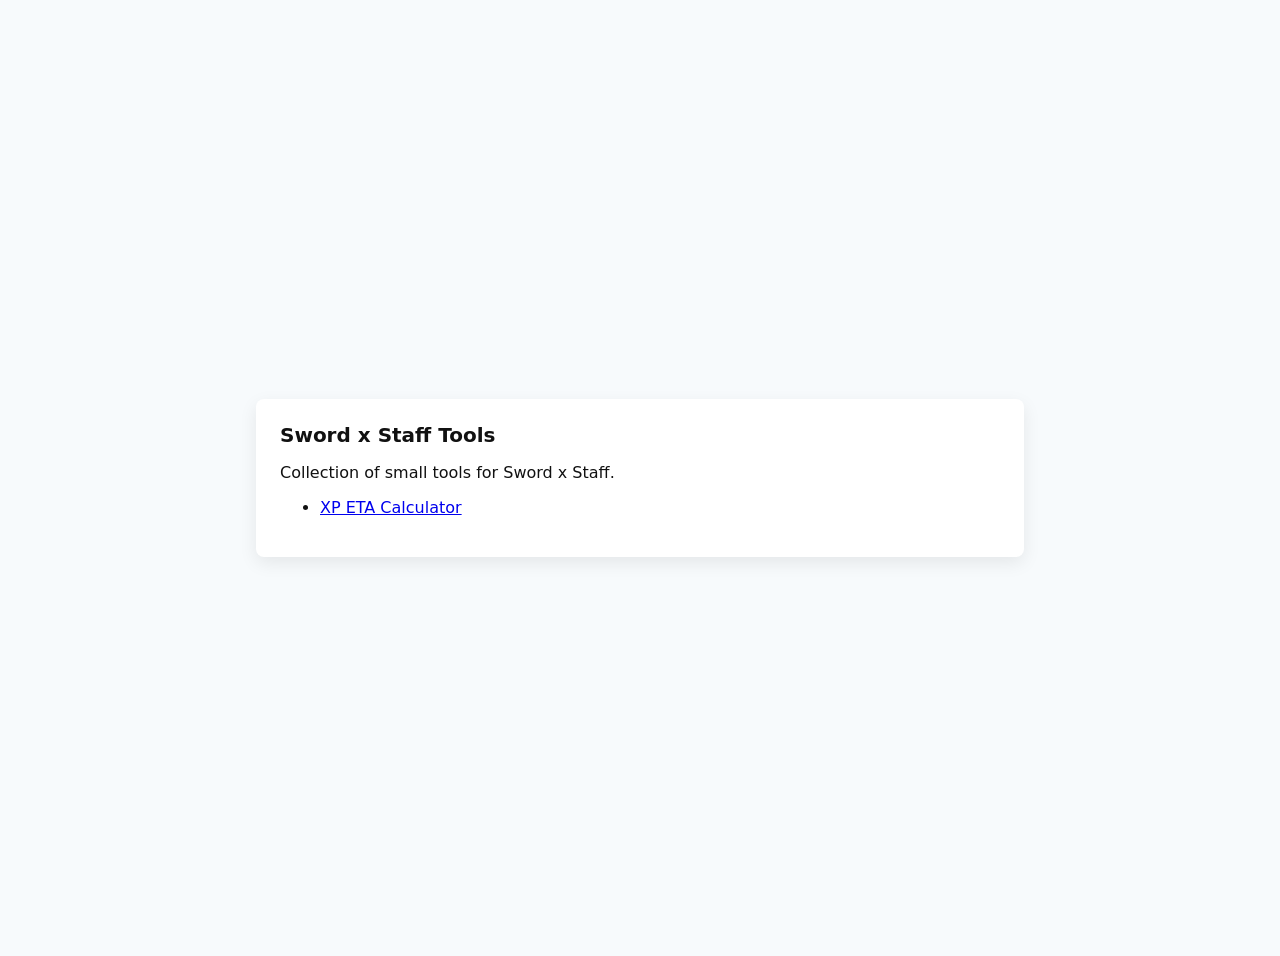
<file: index.html>
<!doctype html>
<html lang="en">
<head>
  <meta charset="utf-8" />
  <meta name="viewport" content="width=device-width,initial-scale=1" />
  <title>Sword x Staff Tool</title>
  <link rel="stylesheet" href="style.css">
</head>
<body>
  <main>
    <h1>Sword x Staff Tools</h1>
    <p>Collection of small tools for Sword x Staff.</p>
    <ul>
      <li><a href="calculator.html">XP ETA Calculator</a></li>
    </ul>
  </main>
</body>
</html>
</file>
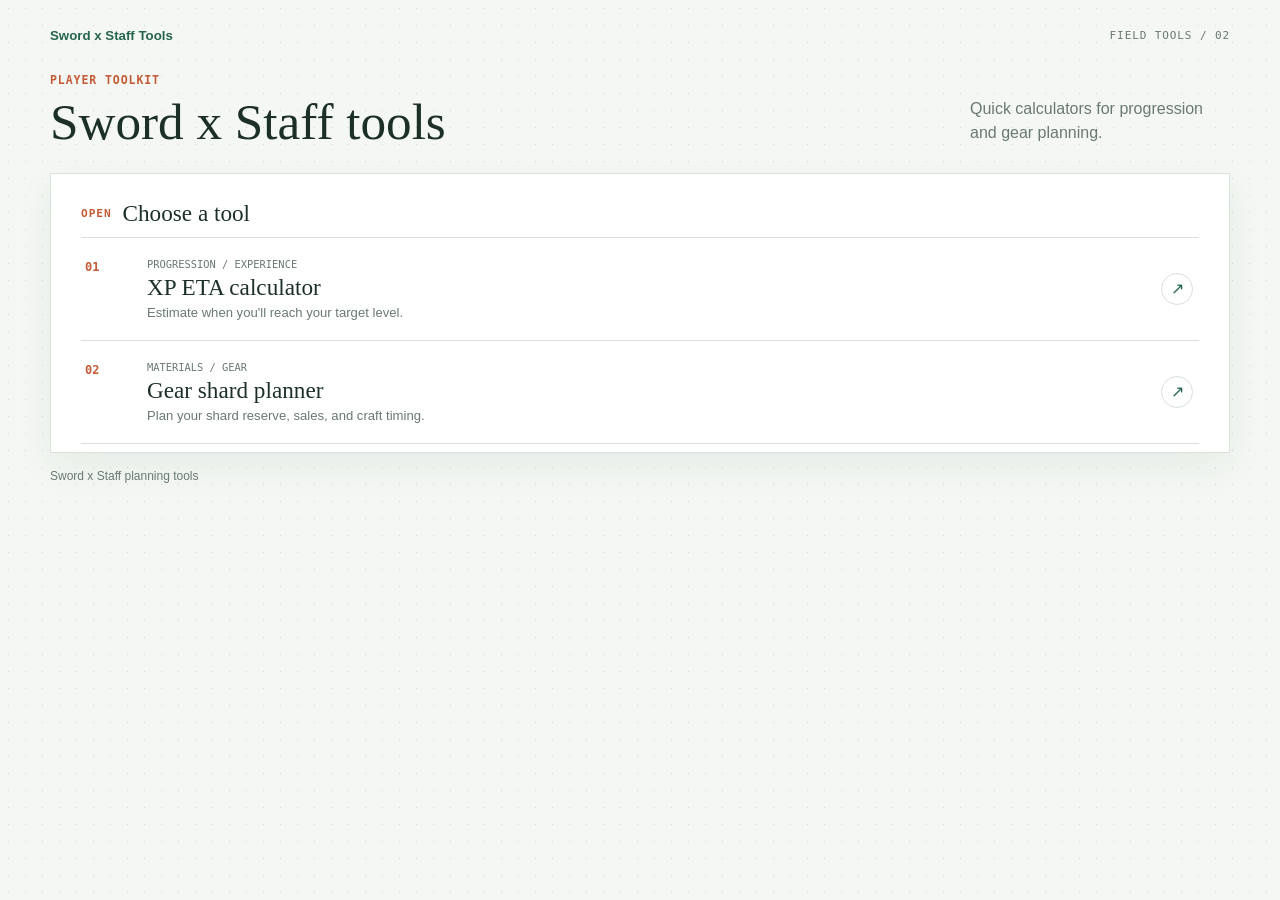
<file: docs/index.html>
<!doctype html>
<html lang="en">
<head>
  <meta charset="utf-8" />
  <meta name="viewport" content="width=device-width,initial-scale=1" />
  <title>Sword x Staff Tools</title>
  <link rel="stylesheet" href="shard-planner.css">
</head>
<body>
  <main class="planner tools-home">
    <header class="topbar">
      <span class="back-link">Sword x Staff Tools</span>
      <span class="eyebrow">FIELD TOOLS / 02</span>
    </header>

    <section class="intro">
      <div>
        <p class="kicker">PLAYER TOOLKIT</p>
        <h1>Sword x Staff tools</h1>
      </div>
      <p class="intro-note">Quick calculators for progression and gear planning.</p>
    </section>

    <section class="tool-directory" aria-labelledby="tool-directory-title">
      <div class="section-heading tool-directory-heading">
        <span class="section-index">OPEN</span>
        <h2 id="tool-directory-title">Choose a tool</h2>
      </div>
      <nav class="tool-list" aria-label="Available tools">
        <a class="tool-entry" href="calculator.html">
          <span class="tool-number">01</span>
          <span class="tool-copy">
            <span class="tool-category">PROGRESSION / EXPERIENCE</span>
            <span class="tool-name">XP ETA calculator</span>
            <span class="tool-description">Estimate when you'll reach your target level.</span>
          </span>
          <span class="tool-arrow" aria-hidden="true">↗</span>
        </a>
        <a class="tool-entry" href="shard-planner.html">
          <span class="tool-number">02</span>
          <span class="tool-copy">
            <span class="tool-category">MATERIALS / GEAR</span>
            <span class="tool-name">Gear shard planner</span>
            <span class="tool-description">Plan your shard reserve, sales, and craft timing.</span>
          </span>
          <span class="tool-arrow" aria-hidden="true">↗</span>
        </a>
      </nav>
    </section>

    <footer class="footnote">Sword x Staff planning tools</footer>
  </main>
</body>
</html>
</file>
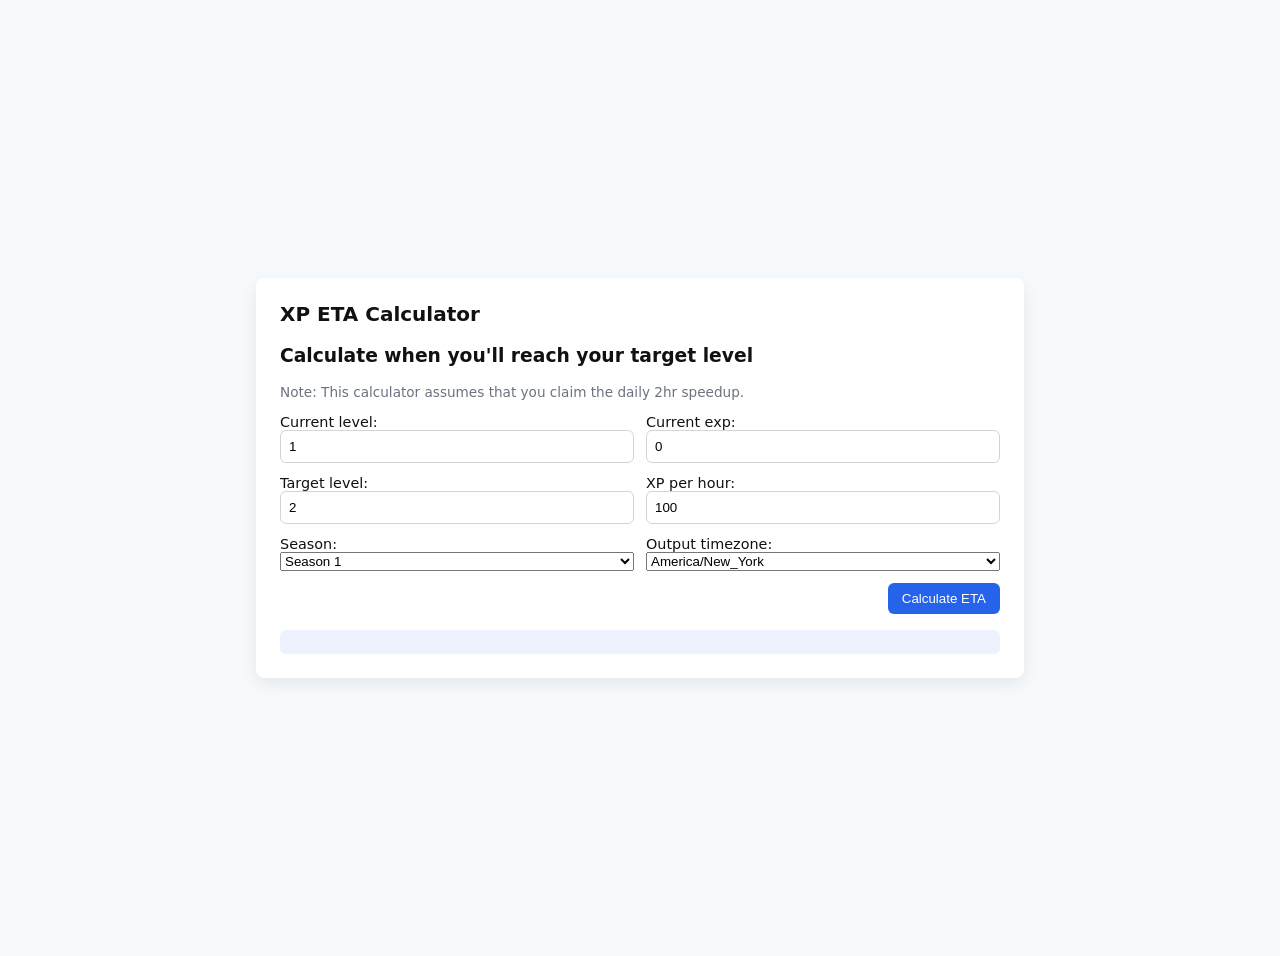
<file: calculator.html>
<!doctype html>
<html lang="en">
<head>
  <meta charset="utf-8" />
  <meta name="viewport" content="width=device-width,initial-scale=1" />
  <title>XP ETA Calculator</title>
  <link rel="stylesheet" href="style.css">
 </head>
<body>
  <main>
    <h1>XP ETA Calculator</h1>
    <h3>Calculate when you'll reach your target level</h3>
    <p class="note">Note: This calculator assumes that you claim the daily 2hr speedup.</p>
    <form id="calc-form">
      <label>Current level: <input type="number" id="current_level" value="1" min="1" required></label>
      <label>Current exp: <input type="number" id="current_exp" value="0" min="0" required></label>
      <label>Target level: <input type="number" id="target_level" value="2" min="2" required></label>
      <label>XP per hour: <input type="number" id="xp_per_hr" value="100" step="any" min="0.1" required></label>
      <label>Season: <select id="season"></select></label>
      <label>Output timezone: <select id="output_tz"></select></label>
      <div class="actions">
        <button type="submit">Calculate ETA</button>
      </div>
    </form>

    <section id="result" aria-live="polite"></section>
  </main>
  <script src="timezones.js"></script>
  <script src="app.js"></script>
</body>
</html>
</file>
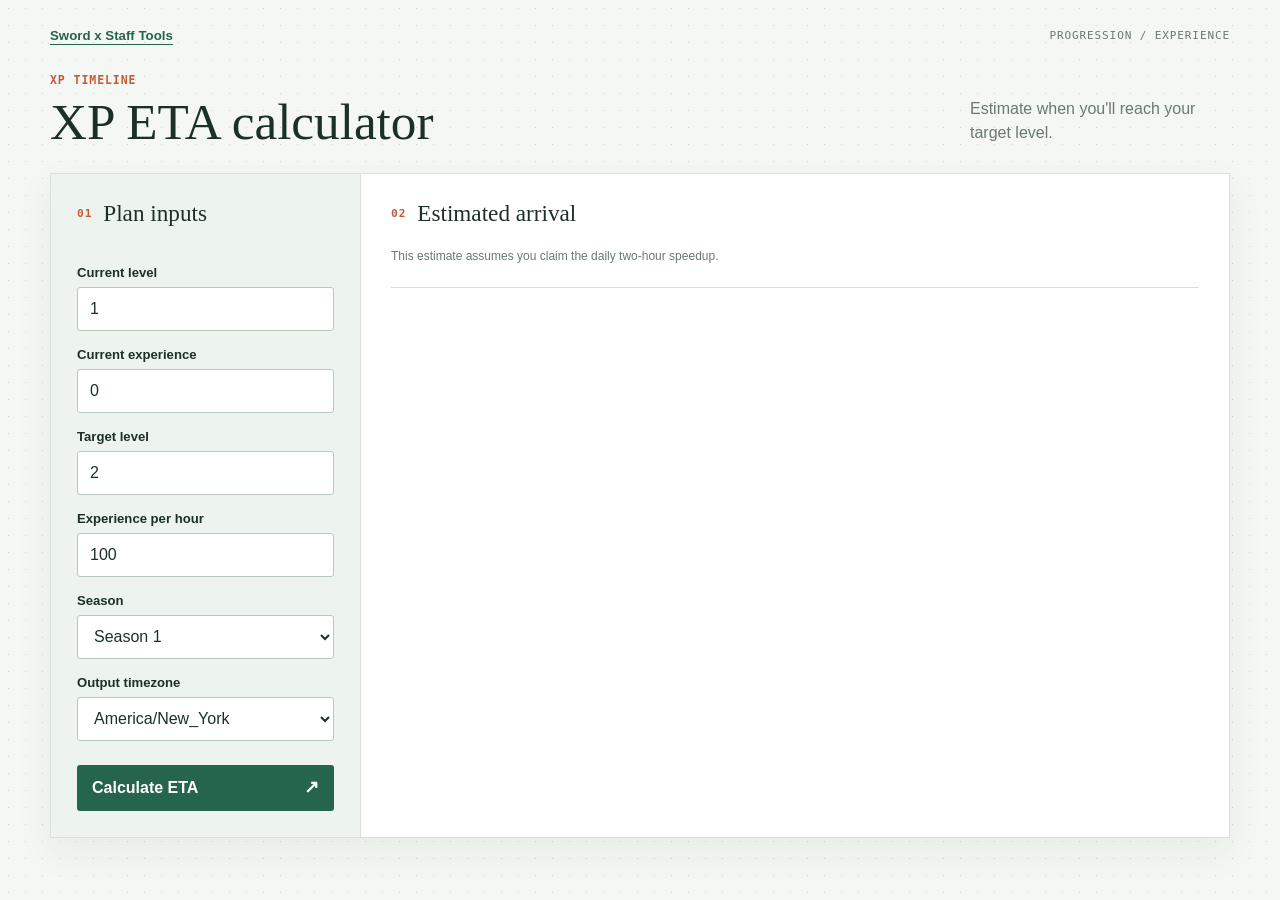
<file: docs/calculator.html>
<!doctype html>
<html lang="en">
<head>
  <meta charset="utf-8" />
  <meta name="viewport" content="width=device-width,initial-scale=1" />
  <title>XP ETA Calculator</title>
  <link rel="stylesheet" href="shard-planner.css">
</head>
<body>
  <main class="planner">
    <header class="topbar">
      <a class="back-link" href="index.html">Sword x Staff Tools</a>
      <span class="eyebrow">PROGRESSION / EXPERIENCE</span>
    </header>

    <section class="intro">
      <div>
        <p class="kicker">XP TIMELINE</p>
        <h1>XP ETA calculator</h1>
      </div>
      <p class="intro-note">Estimate when you'll reach your target level.</p>
    </section>

    <section class="workspace" aria-label="Experience calculation inputs and result">
      <form id="calc-form" class="inputs">
        <div class="section-heading">
          <span class="section-index">01</span>
          <h2>Plan inputs</h2>
        </div>

        <label for="current_level">Current level</label>
        <input type="number" id="current_level" value="1" min="1" required>

        <label for="current_exp">Current experience</label>
        <input type="number" id="current_exp" value="0" min="0" required>

        <label for="target_level">Target level</label>
        <input type="number" id="target_level" value="2" min="2" required>

        <label for="xp_per_hr">Experience per hour</label>
        <input type="number" id="xp_per_hr" value="100" step="any" min="0.1" required>

        <label for="season">Season</label>
        <select id="season"></select>

        <label for="output_tz">Output timezone</label>
        <select id="output_tz"></select>

        <button type="submit">Calculate ETA <span aria-hidden="true">↗</span></button>
      </form>

      <section class="projection calculator-projection">
        <div class="section-heading projection-heading">
          <span class="section-index">02</span>
          <h2>Estimated arrival</h2>
        </div>
        <p class="footnote calculator-note">This estimate assumes you claim the daily two-hour speedup.</p>
        <section id="result" aria-live="polite"></section>
      </section>
    </section>
  </main>
  <script src="timezones.js"></script>
  <script src="app.js"></script>
</body>
</html>
</file>
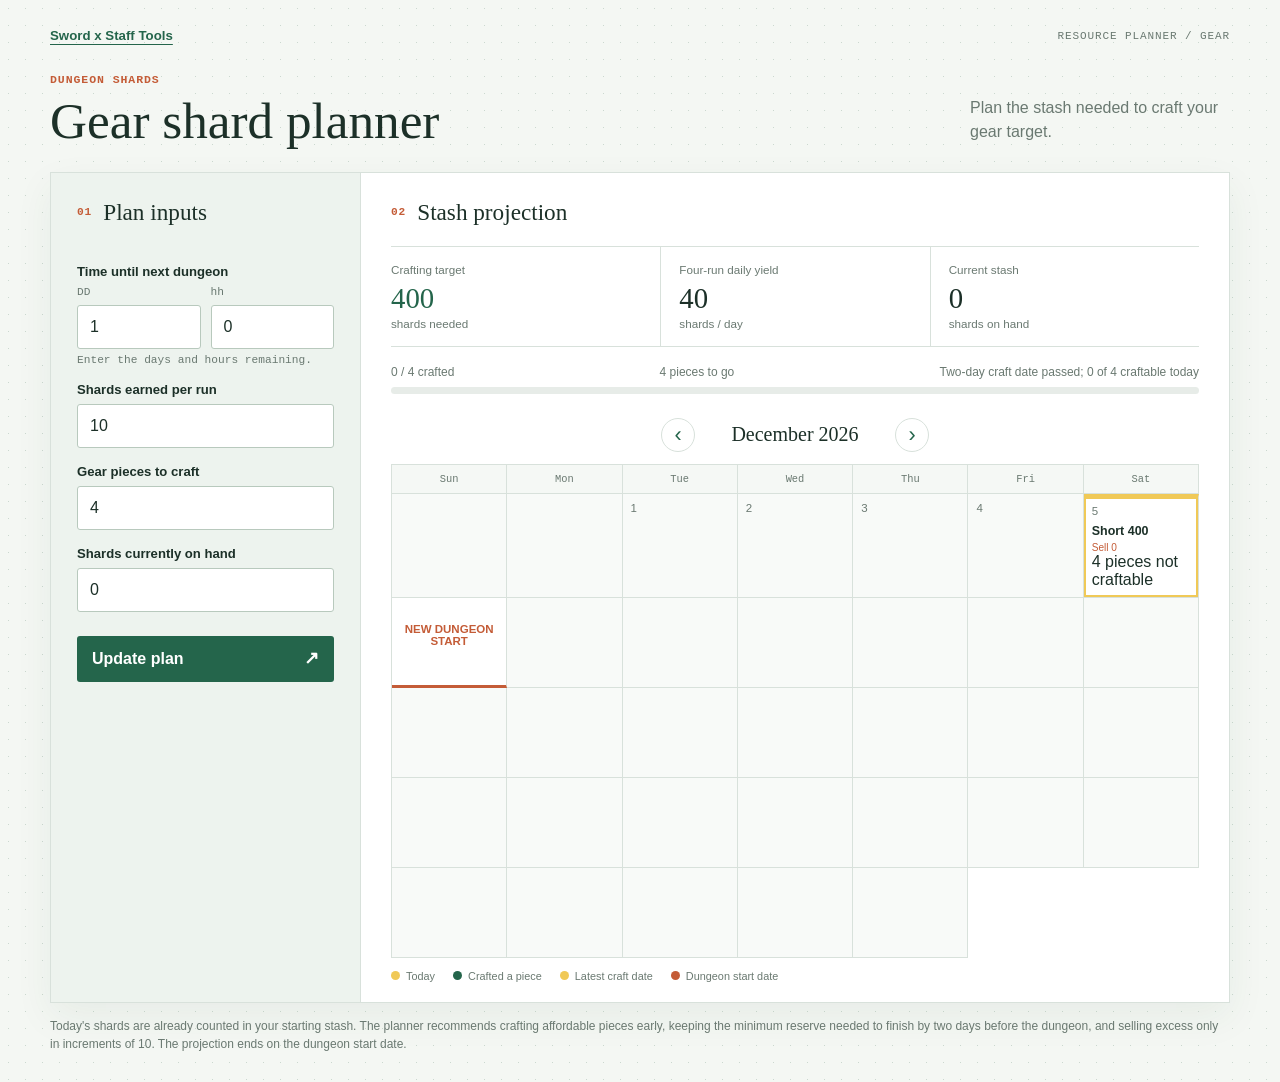
<file: docs/shard-planner.html>
<!doctype html>
<html lang="en">
<head>
  <meta charset="utf-8" />
  <meta name="viewport" content="width=device-width,initial-scale=1" />
  <title>Gear Shard Planner</title>
  <link rel="stylesheet" href="shard-planner.css">
</head>
<body>
  <main class="planner">
    <header class="topbar">
      <a class="back-link" href="index.html">Sword x Staff Tools</a>
      <span class="eyebrow">RESOURCE PLANNER / GEAR</span>
    </header>

    <section class="intro">
      <div>
        <p class="kicker">DUNGEON SHARDS</p>
        <h1>Gear shard planner</h1>
      </div>
      <p class="intro-note">Plan the stash needed to craft your gear target.</p>
    </section>

    <section class="workspace" aria-label="Shard planning inputs and projection">
      <form id="planner-form" class="inputs">
        <div class="section-heading">
          <span class="section-index">01</span>
          <h2>Plan inputs</h2>
        </div>

        <span class="input-heading" id="next-dungeon-label">Time until next dungeon</span>
        <div class="countdown-inputs" role="group" aria-labelledby="next-dungeon-label">
          <label for="next-dungeon-days">DD</label>
          <label for="next-dungeon-hours">hh</label>
          <input id="next-dungeon-days" name="nextDungeonDays" type="number" min="0" step="1" value="1" required>
          <input id="next-dungeon-hours" name="nextDungeonHours" type="number" min="0" max="23" step="1" value="0" required>
        </div>
        <span class="field-hint">Enter the days and hours remaining.</span>

        <label for="shards-per-run">Shards earned per run</label>
        <input id="shards-per-run" name="shardsPerRun" type="number" min="1" step="1" value="10" required>

        <label for="gear-count">Gear pieces to craft</label>
        <input id="gear-count" name="gearCount" type="number" min="1" step="1" value="4" required>

        <label for="shards-on-hand">Shards currently on hand</label>
        <input id="shards-on-hand" name="shardsOnHand" type="number" min="0" step="1" value="0" required>

        <button type="submit">Update plan <span aria-hidden="true">↗</span></button>
        <p id="form-error" class="form-error" role="alert"></p>
      </form>

      <section class="projection" aria-live="polite">
        <div class="section-heading projection-heading">
          <span class="section-index">02</span>
          <h2>Stash projection</h2>
        </div>

        <div class="summary-grid">
          <div class="summary-item summary-primary">
            <span>Crafting target</span>
            <strong id="target-total">400</strong>
            <small>shards needed</small>
          </div>
          <div class="summary-item">
            <span>Four-run daily yield</span>
            <strong id="daily-total">40</strong>
            <small>shards / day</small>
          </div>
          <div class="summary-item">
            <span>Current stash</span>
            <strong id="current-total">0</strong>
            <small>shards on hand</small>
          </div>
        </div>

        <div class="progress-block">
          <div class="progress-copy">
            <span id="progress-label">0% funded</span>
            <span id="remaining-label">400 to go</span>
          </div>
          <div class="progress-track" role="progressbar" aria-label="Crafting target funded"
            aria-valuemin="0" aria-valuemax="100" aria-valuenow="0">
            <div id="progress-fill" class="progress-fill"></div>
          </div>
        </div>

        <div class="calendar-toolbar">
          <button id="previous-month" class="month-button" type="button" aria-label="Previous month">‹</button>
          <h3 id="month-title"></h3>
          <button id="next-month" class="month-button" type="button" aria-label="Next month">›</button>
        </div>
        <div class="calendar" id="calendar" aria-label="End-of-day shard projection calendar"></div>
        <div class="legend">
          <span><i class="legend-dot legend-today"></i>Today</span>
          <span><i class="legend-dot legend-craft"></i>Crafted a piece</span>
          <span><i class="legend-dot legend-deadline"></i>Latest craft date</span>
          <span><i class="legend-dot legend-dungeon"></i>Dungeon start date</span>
        </div>
      </section>
    </section>

    <footer class="footnote">
      Today's shards are already counted in your starting stash. The planner recommends crafting affordable pieces early, keeping the minimum reserve needed to finish by two days before the dungeon, and selling excess only in increments of 10. The projection ends on the dungeon start date.
    </footer>
  </main>
  <script src="shard-planner.js"></script>
</body>
</html>
</file>
<file: style.css>
:root{font-family:system-ui,-apple-system,Segoe UI,Roboto,Arial,sans-serif;color:#111}
body{display:flex;min-height:100vh;align-items:center;justify-content:center;background:#f7fafc;padding:20px}
main{max-width:720px;width:100%;background:white;border-radius:8px;padding:24px;box-shadow:0 6px 18px rgba(0,0,0,.08)}
h1{margin-top:0;font-size:1.25rem}
form{display:grid;grid-template-columns:1fr 1fr;gap:12px}
label{display:flex;flex-direction:column;font-size:0.9rem}
input[type=text],input[type=number]{padding:8px;border:1px solid #d1d5db;border-radius:6px}
.actions{grid-column:1 / -1;display:flex;justify-content:flex-end}
button{padding:8px 14px;border:none;background:#2563eb;color:white;border-radius:6px;cursor:pointer}
#result{margin-top:16px;padding:12px;background:#eef2ff;border-radius:6px}
.note{font-size:0.85rem;color:#6b7280}
</file>
<file: docs/shard-planner.css>
:root {
  color-scheme: light;
  --ink: #1c3028;
  --muted: #6a7971;
  --line: #d8e1db;
  --paper: #f4f7f3;
  --white: #ffffff;
  --green: #24654b;
  --green-soft: #e3f0e7;
  --orange: #c45c37;
  --yellow: #f0c957;
  font-family: "Avenir Next", Avenir, "Trebuchet MS", sans-serif;
  color: var(--ink);
}

* { box-sizing: border-box; }

body {
  margin: 0;
  min-height: 100vh;
  background-color: var(--paper);
  background-image: radial-gradient(#cbd8cf 0.7px, transparent 0.7px);
  background-size: 17px 17px;
  padding: 28px;
}

.planner {
  width: min(1180px, 100%);
  margin: 0 auto;
}

.topbar, .intro, .section-heading, .calendar-toolbar, .progress-copy, .legend {
  display: flex;
  align-items: center;
  justify-content: space-between;
}

.topbar { margin-bottom: 30px; }
.back-link { color: var(--green); font-size: 0.83rem; font-weight: 700; text-decoration-thickness: 1px; text-underline-offset: 4px; }
.eyebrow, .kicker, .section-index { font-family: ui-monospace, SFMono-Regular, Menlo, monospace; letter-spacing: 0.08em; }
.eyebrow { color: var(--muted); font-size: 0.69rem; }

.intro { align-items: end; margin-bottom: 24px; }
.kicker { margin: 0 0 8px; color: var(--orange); font-size: 0.72rem; font-weight: 700; }
h1 { margin: 0; font-family: Georgia, "Times New Roman", serif; font-size: clamp(2rem, 5vw, 3.2rem); font-weight: 500; line-height: 1.05; }
.intro-note { max-width: 260px; margin: 0 0 4px; color: var(--muted); line-height: 1.5; }

.workspace { display: grid; grid-template-columns: 310px minmax(0, 1fr); background: var(--white); border: 1px solid var(--line); box-shadow: 0 14px 36px #254c3710; }
.inputs { display: flex; flex-direction: column; align-items: stretch; padding: 26px; background: #edf3ee; border-right: 1px solid var(--line); }
.section-heading { justify-content: flex-start; gap: 11px; margin-bottom: 22px; }
.section-index { color: var(--orange); font-size: 0.7rem; font-weight: 700; }
h2 { margin: 0; font-family: Georgia, "Times New Roman", serif; font-size: 1.45rem; font-weight: 500; }
.inputs label { margin: 16px 0 7px; font-size: 0.82rem; font-weight: 700; }
.inputs .input-heading { margin: 16px 0 7px; font-size: 0.82rem; font-weight: 700; }
.inputs input, .inputs select { width: 100%; min-height: 44px; padding: 10px 12px; border: 1px solid #b8c9bd; border-radius: 3px; background: var(--white); color: var(--ink); font: inherit; font-variant-numeric: tabular-nums; }
.inputs input:focus-visible, .inputs select:focus-visible, button:focus-visible { outline: 3px solid #e7b947; outline-offset: 2px; }
.countdown-inputs { display: grid; grid-template-columns: 1fr 1fr; gap: 7px 10px; }
.inputs .countdown-inputs label { margin: 0; color: var(--muted); font-family: ui-monospace, SFMono-Regular, Menlo, monospace; font-size: 0.7rem; font-weight: 500; }
.inputs .countdown-inputs input { min-width: 0; }
.field-hint { margin-top: 5px; color: var(--muted); font-family: ui-monospace, SFMono-Regular, Menlo, monospace; font-size: 0.7rem; }
.inputs button { display: flex; justify-content: space-between; align-items: center; margin-top: 24px; min-height: 46px; padding: 0 15px; border: 0; border-radius: 3px; background: var(--green); color: white; cursor: pointer; font: inherit; font-weight: 700; }
.inputs button span { font-size: 1.1rem; }
.form-error { min-height: 1em; margin: 8px 0 0; color: #a53d28; font-size: 0.8rem; }

.projection { min-width: 0; padding: 26px 30px 20px; }
.projection-heading { margin-bottom: 20px; }
.summary-grid { display: grid; grid-template-columns: repeat(3, minmax(0, 1fr)); border-block: 1px solid var(--line); }
.summary-item { display: flex; flex-direction: column; align-items: flex-start; min-width: 0; padding: 16px 18px; border-left: 1px solid var(--line); }
.summary-item:first-child { border-left: 0; padding-left: 0; }
.summary-item span, .summary-item small { color: var(--muted); font-size: 0.73rem; }
.summary-item strong { margin: 6px 0 2px; font-family: Georgia, "Times New Roman", serif; font-size: 1.8rem; font-weight: 500; font-variant-numeric: tabular-nums; }
.summary-primary strong { color: var(--green); }
.progress-block { margin: 18px 0 24px; }
.progress-copy { margin-bottom: 8px; color: var(--muted); font-size: 0.75rem; font-variant-numeric: tabular-nums; }
.progress-track { height: 7px; overflow: hidden; border-radius: 4px; background: #e7ece8; }
.progress-fill { width: 0; height: 100%; background: var(--orange); transition: width 260ms ease; }

.calendar-toolbar { justify-content: center; gap: 20px; margin-bottom: 12px; }
.calendar-toolbar h3 { min-width: 160px; margin: 0; text-align: center; font-family: Georgia, "Times New Roman", serif; font-size: 1.25rem; font-weight: 500; }
.month-button { display: grid; place-items: center; width: 34px; height: 34px; padding: 0; border: 1px solid var(--line); border-radius: 50%; background: white; color: var(--green); cursor: pointer; font-size: 1.35rem; line-height: 1; }
.calendar { display: grid; grid-template-columns: repeat(7, minmax(0, 1fr)); border-top: 1px solid var(--line); border-left: 1px solid var(--line); }
.weekday, .day-cell { min-width: 0; border-right: 1px solid var(--line); border-bottom: 1px solid var(--line); }
.weekday { padding: 8px 3px; background: #f5f8f5; color: var(--muted); text-align: center; font-family: ui-monospace, SFMono-Regular, Menlo, monospace; font-size: 0.65rem; }
.day-cell { position: relative; min-height: 90px; padding: 8px; background: white; font-variant-numeric: tabular-nums; }
.day-cell.empty { background: #f8faf8; }
.day-number { display: block; margin-bottom: 7px; color: var(--muted); font-size: 0.72rem; }
.day-balance { display: block; overflow-wrap: anywhere; color: var(--ink); font-size: 0.78rem; font-weight: 700; }
.day-status { display: block; margin-top: 4px; color: var(--muted); font-size: 0.63rem; }
.day-cell.today { box-shadow: inset 0 0 0 2px var(--yellow); }
.day-cell.craft-day { background: var(--green-soft); box-shadow: inset 0 0 0 2px var(--green); }
.day-cell.craft-day .day-balance { color: var(--green); }
.day-cell.planned-craft-date { border-top: 3px solid var(--yellow); }
.day-cell.dungeon-start { border-bottom: 3px solid var(--orange); }
.dungeon-start-label { display: grid; min-height: 58px; place-items: center; color: var(--orange); font-size: 0.72rem; font-weight: 800; text-align: center; overflow-wrap: anywhere; }
.dungeon-label { display: block; margin-top: 4px; color: var(--orange); font-size: 0.58rem; font-weight: 700; }
.day-cell.zero-earn .day-status { color: var(--orange); }
.legend { justify-content: flex-start; flex-wrap: wrap; gap: 10px 18px; padding-top: 12px; color: var(--muted); font-size: 0.68rem; }
.legend span { display: flex; align-items: center; gap: 6px; }
.legend-dot { width: 9px; height: 9px; border-radius: 50%; }
.legend-today { background: var(--yellow); }
.legend-craft { background: var(--green); }
.legend-deadline { background: var(--yellow); }
.legend-dungeon { background: var(--orange); }
.footnote { margin: 14px 0 0; color: var(--muted); font-size: 0.75rem; line-height: 1.5; }
.calculator-projection { min-height: 100%; }
.calculator-note { margin: 0 0 22px; }
#result { min-height: 64px; padding: 16px; border-top: 1px solid var(--line); color: var(--ink); font-variant-numeric: tabular-nums; }
#result > div { display: flex; justify-content: space-between; gap: 16px; padding: 12px 0; border-bottom: 1px solid var(--line); }
#result strong { color: var(--green); }
.tool-directory { padding: 26px 30px 8px; border: 1px solid var(--line); background: var(--white); box-shadow: 0 14px 36px #254c3710; }
.tool-directory-heading { margin-bottom: 10px; }
.tool-list { border-top: 1px solid var(--line); }
.tool-entry { display: grid; grid-template-columns: 48px minmax(0, 1fr) 34px; align-items: center; gap: 14px; padding: 20px 4px; border-bottom: 1px solid var(--line); color: inherit; text-decoration: none; transition: background-color 160ms ease, padding 160ms ease; }
.tool-entry:hover { padding-inline: 12px; background: #f4f8f4; }
.tool-number { align-self: start; padding-top: 2px; color: var(--orange); font-family: ui-monospace, SFMono-Regular, Menlo, monospace; font-size: 0.75rem; font-weight: 700; }
.tool-copy { display: grid; gap: 4px; }
.tool-category { color: var(--muted); font-family: ui-monospace, SFMono-Regular, Menlo, monospace; font-size: 0.65rem; }
.tool-name { font-family: Georgia, "Times New Roman", serif; font-size: 1.45rem; }
.tool-description { color: var(--muted); font-size: 0.82rem; }
.tool-arrow { display: grid; place-items: center; width: 32px; height: 32px; border: 1px solid var(--line); border-radius: 50%; color: var(--green); font-size: 1rem; transition: background-color 160ms ease, color 160ms ease; }
.tool-entry:hover .tool-arrow { border-color: var(--green); background: var(--green); color: white; }
.tools-home > .footnote { margin-top: 14px; }

@media (max-width: 760px) {
  body { padding: 16px; }
  .topbar { margin-bottom: 23px; }
  .intro { display: block; }
  .intro-note { margin-top: 10px; }
  .workspace { grid-template-columns: 1fr; }
  .inputs { border-right: 0; border-bottom: 1px solid var(--line); }
  .projection { padding: 23px 16px 18px; }
  .tool-directory { padding: 22px 16px 6px; }
  .tool-entry { grid-template-columns: 28px minmax(0, 1fr) 30px; gap: 9px; padding-block: 17px; }
  .tool-entry:hover { padding-inline: 8px; }
  .tool-name { font-size: 1.25rem; }
  .tool-description { font-size: 0.75rem; }
  .summary-item { padding-inline: 9px; }
  .summary-item strong { font-size: 1.45rem; }
  .day-cell { min-height: 76px; padding: 6px 4px; }
  .day-balance { font-size: 0.66rem; }
  .day-status { font-size: 0.56rem; }
}

@media (max-width: 390px) {
  .eyebrow { font-size: 0.58rem; }
  .summary-item span, .summary-item small { font-size: 0.63rem; }
  .day-cell { min-height: 70px; }
  .weekday { font-size: 0.57rem; }
}
</file>
